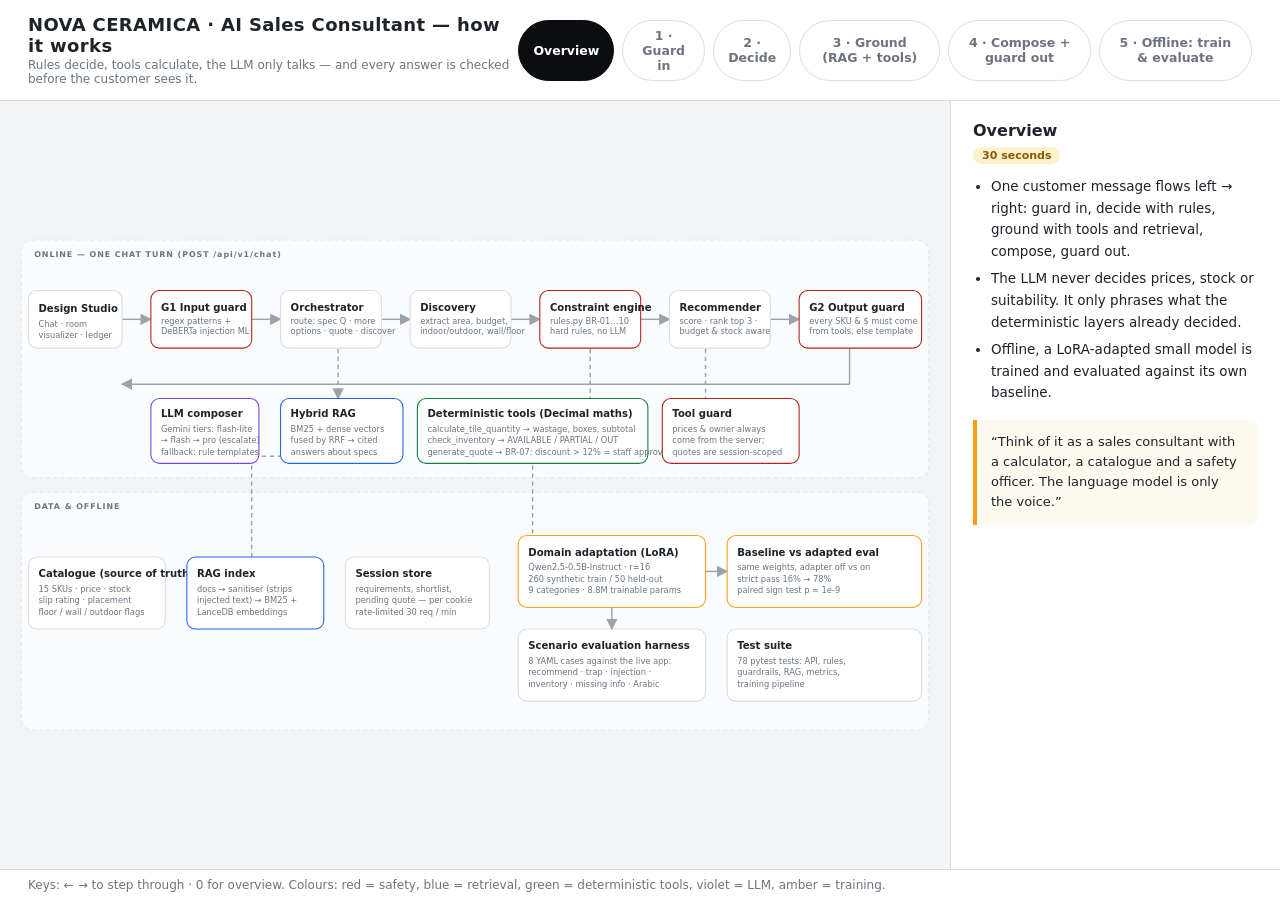
<file: architecture/architecture.html>
﻿<!DOCTYPE html>
<html lang="en">
<head>
<meta charset="UTF-8" />
<meta name="viewport" content="width=device-width, initial-scale=1.0" />
<title>Nova Ceramica AI — How it works</title>
<style>
  :root {
    --ink: #0b0d10; --text: #1d232a; --muted: #6b7480; --line: #d9dde2;
    --bg: #f3f4f6; --amber: #f5a014; --green: #14803c; --blue: #2563eb;
    --violet: #6d4ae0; --red: #b42318;
  }
  * { box-sizing: border-box; }
  html, body { height: 100%; margin: 0; }
  body {
    font-family: Inter, system-ui, "Segoe UI", Roboto, Arial, sans-serif;
    background: var(--bg); color: var(--text); display: flex; flex-direction: column;
  }
  header { display: flex; align-items: center; justify-content: space-between; padding: 14px 28px; background: #fff; border-bottom: 1px solid var(--line); }
  header h1 { margin: 0; font-size: 18px; letter-spacing: .02em; }
  header p { margin: 2px 0 0; font-size: 12px; color: var(--muted); }
  .steps { display: flex; gap: 8px; }
  .steps button {
    border: 1px solid var(--line); background: #fff; border-radius: 999px; padding: 7px 14px;
    font: inherit; font-size: 12.5px; font-weight: 600; cursor: pointer; color: var(--muted);
  }
  .steps button.on { background: var(--ink); border-color: var(--ink); color: #fff; }
  main { flex: 1; min-height: 0; display: grid; grid-template-columns: 1fr 330px; }
  .canvas { position: relative; padding: 10px 14px; min-height: 0; }
  svg { width: 100%; height: 100%; display: block; }
  aside { background: #fff; border-left: 1px solid var(--line); padding: 20px 22px; overflow: auto; }
  aside h2 { margin: 0 0 4px; font-size: 16px; }
  aside .tag { display: inline-block; margin-bottom: 12px; padding: 2px 9px; border-radius: 999px; font-size: 11px; font-weight: 700; background: #fff1c9; color: #8a5a00; }
  aside ul { margin: 0; padding-left: 18px; font-size: 13.5px; line-height: 1.6; }
  aside li { margin-bottom: 6px; }
  aside .say { margin-top: 16px; padding: 12px 14px; border-left: 4px solid var(--amber); background: #fffaf0; font-size: 13px; line-height: 1.55; border-radius: 0 10px 10px 0; }
  footer { padding: 8px 28px; font-size: 12px; color: var(--muted); background: #fff; border-top: 1px solid var(--line); }

  /* diagram */
  .node rect { fill: #fff; stroke: var(--line); stroke-width: 1.5; rx: 12; }
  .node text { font-size: 13px; fill: var(--text); }
  .node .t { font-weight: 700; font-size: 14px; }
  .node .s { fill: var(--muted); font-size: 11.5px; }
  .lane { fill: #fafbfc; stroke: var(--line); stroke-dasharray: 5 5; rx: 16; }
  .lane-label { font-size: 11px; font-weight: 700; letter-spacing: .12em; fill: var(--muted); }
  .edge { fill: none; stroke: #9aa3ad; stroke-width: 2; marker-end: url(#arrow); }
  .edge.dash { stroke-dasharray: 6 5; }
  .grp { transition: opacity .35s; }
  svg.focus .grp { opacity: .14; }
  svg.focus .grp.hot { opacity: 1; }
  svg.focus .grp.hot .node rect { stroke: var(--amber); stroke-width: 2.5; }
  .c-guard rect { stroke: var(--red); } .c-llm rect { stroke: var(--violet); }
  .c-rag rect { stroke: var(--blue); } .c-tool rect { stroke: var(--green); }
  .c-train rect { stroke: var(--amber); }
  .badge { font-size: 10.5px; font-weight: 700; }
</style>
</head>
<body>
<header>
  <div>
    <h1>NOVA CERAMICA · AI Sales Consultant — how it works</h1>
    <p>Rules decide, tools calculate, the LLM only talks — and every answer is checked before the customer sees it.</p>
  </div>
  <div class="steps" id="steps">
    <button data-s="0" class="on">Overview</button>
    <button data-s="1">1 · Guard in</button>
    <button data-s="2">2 · Decide</button>
    <button data-s="3">3 · Ground (RAG + tools)</button>
    <button data-s="4">4 · Compose + guard out</button>
    <button data-s="5">5 · Offline: train &amp; evaluate</button>
  </div>
</header>

<main>
  <div class="canvas">
    <svg id="svg" viewBox="0 0 1280 700" preserveAspectRatio="xMidYMid meet">
      <defs>
        <marker id="arrow" viewBox="0 0 10 10" refX="9" refY="5" markerWidth="8" markerHeight="8" orient="auto-start-reverse">
          <path d="M0 0L10 5L0 10z" fill="#9aa3ad" />
        </marker>
      </defs>

      <!-- Lanes -->
      <rect class="lane" x="10" y="10" width="1260" height="330" />
      <text class="lane-label" x="28" y="34">ONLINE — ONE CHAT TURN  (POST /api/v1/chat)</text>
      <rect class="lane" x="10" y="360" width="1260" height="330" />
      <text class="lane-label" x="28" y="384">DATA &amp; OFFLINE</text>

      <!-- Edges (online) -->
      <path class="edge" d="M150 120 H190" />
      <path class="edge" d="M330 120 H370" />
      <path class="edge" d="M510 120 H550" />
      <path class="edge" d="M690 120 H730" />
      <path class="edge" d="M870 120 H910" />
      <path class="edge" d="M1050 120 H1090" />
      <path class="edge" d="M1160 150 V210 M1160 210 H150" style="marker-end:url(#arrow)" />
      <path class="edge dash" d="M800 150 V250 H720" />
      <path class="edge dash" d="M960 150 V250 H900" />
      <path class="edge dash" d="M450 150 V230" />
      <!-- Data -> online -->
      <path class="edge dash" d="M330 450 V310 H420" />
      <path class="edge dash" d="M720 450 V300" />

      <!-- 1 Guard in -->
      <g class="grp g1 g0">
        <g class="node" transform="translate(20 80)"><rect width="130" height="80" /><text class="t" x="14" y="30">Design Studio</text><text class="s" x="14" y="50">Chat · room</text><text class="s" x="14" y="66">visualizer · ledger</text></g>
        <g class="node c-guard" transform="translate(190 80)"><rect width="140" height="80" /><text class="t" x="14" y="28">G1 Input guard</text><text class="s" x="14" y="46">regex patterns +</text><text class="s" x="14" y="61">DeBERTa injection ML</text></g>
      </g>

      <!-- 2 Decide -->
      <g class="grp g2 g0">
        <g class="node" transform="translate(370 80)"><rect width="140" height="80" /><text class="t" x="14" y="28">Orchestrator</text><text class="s" x="14" y="46">route: spec Q · more</text><text class="s" x="14" y="61">options · quote · discover</text></g>
        <g class="node" transform="translate(550 80)"><rect width="140" height="80" /><text class="t" x="14" y="28">Discovery</text><text class="s" x="14" y="46">extract area, budget,</text><text class="s" x="14" y="61">indoor/outdoor, wall/floor</text></g>
        <g class="node c-guard" transform="translate(730 80)"><rect width="140" height="80" /><text class="t" x="14" y="28">Constraint engine</text><text class="s" x="14" y="46">rules.py BR-01…10</text><text class="s" x="14" y="61">hard rules, no LLM</text></g>
        <g class="node" transform="translate(910 80)"><rect width="140" height="80" /><text class="t" x="14" y="28">Recommender</text><text class="s" x="14" y="46">score · rank top 3 ·</text><text class="s" x="14" y="61">budget &amp; stock aware</text></g>
      </g>

      <!-- 3 Ground -->
      <g class="grp g3 g0">
        <g class="node c-tool" transform="translate(560 230)"><rect width="320" height="90" /><text class="t" x="14" y="26">Deterministic tools (Decimal maths)</text><text class="s" x="14" y="46">calculate_tile_quantity → wastage, boxes, subtotal</text><text class="s" x="14" y="62">check_inventory → AVAILABLE / PARTIAL / OUT</text><text class="s" x="14" y="78">generate_quote → BR-07: discount &gt; 12% = staff approval</text></g>
        <g class="node c-rag" transform="translate(370 230)"><rect width="170" height="90" /><text class="t" x="14" y="26">Hybrid RAG</text><text class="s" x="14" y="46">BM25 + dense vectors</text><text class="s" x="14" y="62">fused by RRF → cited</text><text class="s" x="14" y="78">answers about specs</text></g>
        <g class="node c-guard" transform="translate(900 230)"><rect width="190" height="90" /><text class="t" x="14" y="26">Tool guard</text><text class="s" x="14" y="46">prices &amp; owner always</text><text class="s" x="14" y="62">come from the server;</text><text class="s" x="14" y="78">quotes are session-scoped</text></g>
      </g>

      <!-- 4 Compose + guard out -->
      <g class="grp g4 g0">
        <g class="node c-llm" transform="translate(190 230)"><rect width="150" height="90" /><text class="t" x="14" y="26">LLM composer</text><text class="s" x="14" y="46">Gemini tiers: flash-lite</text><text class="s" x="14" y="62">→ flash → pro (escalate)</text><text class="s" x="14" y="78">fallback: rule templates</text></g>
        <g class="node c-guard" transform="translate(1090 80)"><rect width="170" height="80" /><text class="t" x="14" y="28">G2 Output guard</text><text class="s" x="14" y="46">every SKU &amp; $ must come</text><text class="s" x="14" y="61">from tools, else template</text></g>
      </g>

      <!-- 5 Data & offline -->
      <g class="grp g5 g0">
        <g class="node" transform="translate(20 450)"><rect width="190" height="100" /><text class="t" x="14" y="28">Catalogue (source of truth)</text><text class="s" x="14" y="48">15 SKUs · price · stock</text><text class="s" x="14" y="64">slip rating · placement</text><text class="s" x="14" y="80">floor / wall / outdoor flags</text></g>
        <g class="node c-rag" transform="translate(240 450)"><rect width="190" height="100" /><text class="t" x="14" y="28">RAG index</text><text class="s" x="14" y="48">docs → sanitiser (strips</text><text class="s" x="14" y="64">injected text) → BM25 +</text><text class="s" x="14" y="80">LanceDB embeddings</text></g>
        <g class="node" transform="translate(460 450)"><rect width="200" height="100" /><text class="t" x="14" y="28">Session store</text><text class="s" x="14" y="48">requirements, shortlist,</text><text class="s" x="14" y="64">pending quote — per cookie</text><text class="s" x="14" y="80">rate-limited 30 req / min</text></g>
        <g class="node c-train" transform="translate(700 420)"><rect width="260" height="100" /><text class="t" x="14" y="28">Domain adaptation (LoRA)</text><text class="s" x="14" y="48">Qwen2.5-0.5B-Instruct · r=16</text><text class="s" x="14" y="64">260 synthetic train / 50 held-out</text><text class="s" x="14" y="80">9 categories · 8.8M trainable params</text></g>
        <g class="node c-train" transform="translate(990 420)"><rect width="270" height="100" /><text class="t" x="14" y="28">Baseline vs adapted eval</text><text class="s" x="14" y="48">same weights, adapter off vs on</text><text class="s" x="14" y="64">strict pass 16% → 78%</text><text class="s" x="14" y="80">paired sign test p ≈ 1e-9</text></g>
        <g class="node" transform="translate(700 550)"><rect width="260" height="100" /><text class="t" x="14" y="28">Scenario evaluation harness</text><text class="s" x="14" y="48">8 YAML cases against the live app:</text><text class="s" x="14" y="64">recommend · trap · injection ·</text><text class="s" x="14" y="80">inventory · missing info · Arabic</text></g>
        <g class="node" transform="translate(990 550)"><rect width="270" height="100" /><text class="t" x="14" y="28">Test suite</text><text class="s" x="14" y="48">78 pytest tests: API, rules,</text><text class="s" x="14" y="64">guardrails, RAG, metrics,</text><text class="s" x="14" y="80">training pipeline</text></g>
        <path class="edge" d="M960 470 H990" />
        <path class="edge" d="M830 520 V550" />
      </g>
    </svg>
  </div>

  <aside id="panel"></aside>
</main>
<footer>Keys: ← → to step through · 0 for overview. Colours: red = safety, blue = retrieval, green = deterministic tools, violet = LLM, amber = training.</footer>

<script>
const STEPS = [
  { t: 'Overview', tag: '30 seconds',
    b: ['One customer message flows left → right: guard in, decide with rules, ground with tools and retrieval, compose, guard out.',
        'The LLM never decides prices, stock or suitability. It only phrases what the deterministic layers already decided.',
        'Offline, a LoRA-adapted small model is trained and evaluated against its own baseline.'],
    say: '“Think of it as a sales consultant with a calculator, a catalogue and a safety officer. The language model is only the voice.”' },
  { t: '1 · Guard in (G1)', tag: 'Security',
    b: ['Regex patterns catch role overrides, prompt extraction, false authority (“management approved”) and cross-customer requests.',
        'An ML classifier (DeBERTa prompt-injection model) ensembles on top; if the key is missing it degrades to regex only.',
        'Even when blocked, the legitimate part is still answered: the real catalogue price.'],
    say: '“The injection never reaches the model. We still give the customer the real price, because refusing everything would be bad service.”' },
  { t: '2 · Decide', tag: 'Rules, not prompts',
    b: ['The orchestrator routes: spec question, more options, catalogue question, follow-up, off-topic, discovery, quote.',
        'Discovery extracts area, budget, indoor/outdoor, floor/wall — and asks for what is missing (BR-10) instead of guessing.',
        'Constraint engine = pure Python functions BR-01…BR-10 with reason codes: outdoor needs an outdoor-rated tile, wall-only tiles never go on floors.'],
    say: '“Arctic Pearl for a pool deck? The rule engine blocks it before any LLM is asked. That is why the trap case cannot fail.”' },
  { t: '3 · Ground: RAG + tools', tag: 'RAG · Tools',
    b: ['Tools use Decimal arithmetic: wastage by layout, whole boxes, box-priced subtotals, stock check against inventory.',
        'generate_quote enforces BR-07: a discount above 12% becomes PENDING_APPROVAL, never “approved”.',
        'RAG = BM25 (exact SKU/“R12”) + dense embeddings (paraphrase, Arabic↔English) merged with reciprocal-rank fusion; documents pass an injection sanitiser at ingest.'],
    say: '“Numbers come from tools, explanations come from retrieved documents with citations. The model never does arithmetic.”' },
  { t: '4 · Compose + guard out (G2)', tag: 'Reliability',
    b: ['Router picks a Gemini tier per task: flash-lite for classification, flash for the main conversation, pro only to escalate.',
        'Retries across two API keys, then a deterministic rule-based composer — the app keeps working with no LLM at all.',
        'G2 checks every SKU and every dollar figure in the reply against tool results. Anything ungrounded is replaced by a safe template.'],
    say: '“If the model invents a price, the output guard catches it and the customer sees the catalogue-backed fallback.”' },
  { t: '5 · Offline: train & evaluate', tag: 'Domain-adapted model',
    b: ['Qwen2.5-0.5B-Instruct + LoRA (r=16, 8.8M of 503M params), trained on 260 synthetic conversations across 9 behaviours, on CPU in ~32 min.',
        'Baseline = the same weights with the adapter switched off, same decoding, 50 held-out prompts with zero message overlap.',
        'Strict pass 16% → 78%, 31 prompts improved, 0 worsened. Plus 8 scenario cases against the live app and 78 unit tests.'],
    say: '“Same weights, adapter off versus on. The only variable is the adapter.”' },
];
const svg = document.getElementById('svg');
const panel = document.getElementById('panel');
const btns = [...document.querySelectorAll('#steps button')];
function show(i) {
  btns.forEach((b, k) => b.classList.toggle('on', k === i));
  svg.classList.toggle('focus', i > 0);
  svg.querySelectorAll('.grp').forEach((g) => g.classList.toggle('hot', i > 0 && g.classList.contains('g' + i)));
  const s = STEPS[i];
  panel.replaceChildren();
  const h = document.createElement('h2'); h.textContent = s.t;
  const tag = document.createElement('span'); tag.className = 'tag'; tag.textContent = s.tag;
  const ul = document.createElement('ul');
  s.b.forEach((x) => { const li = document.createElement('li'); li.textContent = x; ul.appendChild(li); });
  const say = document.createElement('div'); say.className = 'say'; say.textContent = s.say;
  panel.append(h, tag, ul, say);
  show.i = i;
}
btns.forEach((b) => b.addEventListener('click', () => show(+b.dataset.s)));
document.addEventListener('keydown', (e) => {
  if (e.key === 'ArrowRight') show(Math.min(5, (show.i || 0) + 1));
  if (e.key === 'ArrowLeft') show(Math.max(0, (show.i || 0) - 1));
  if (e.key === '0') show(0);
});
show(0);
</script>
</body>
</html>
</file>
